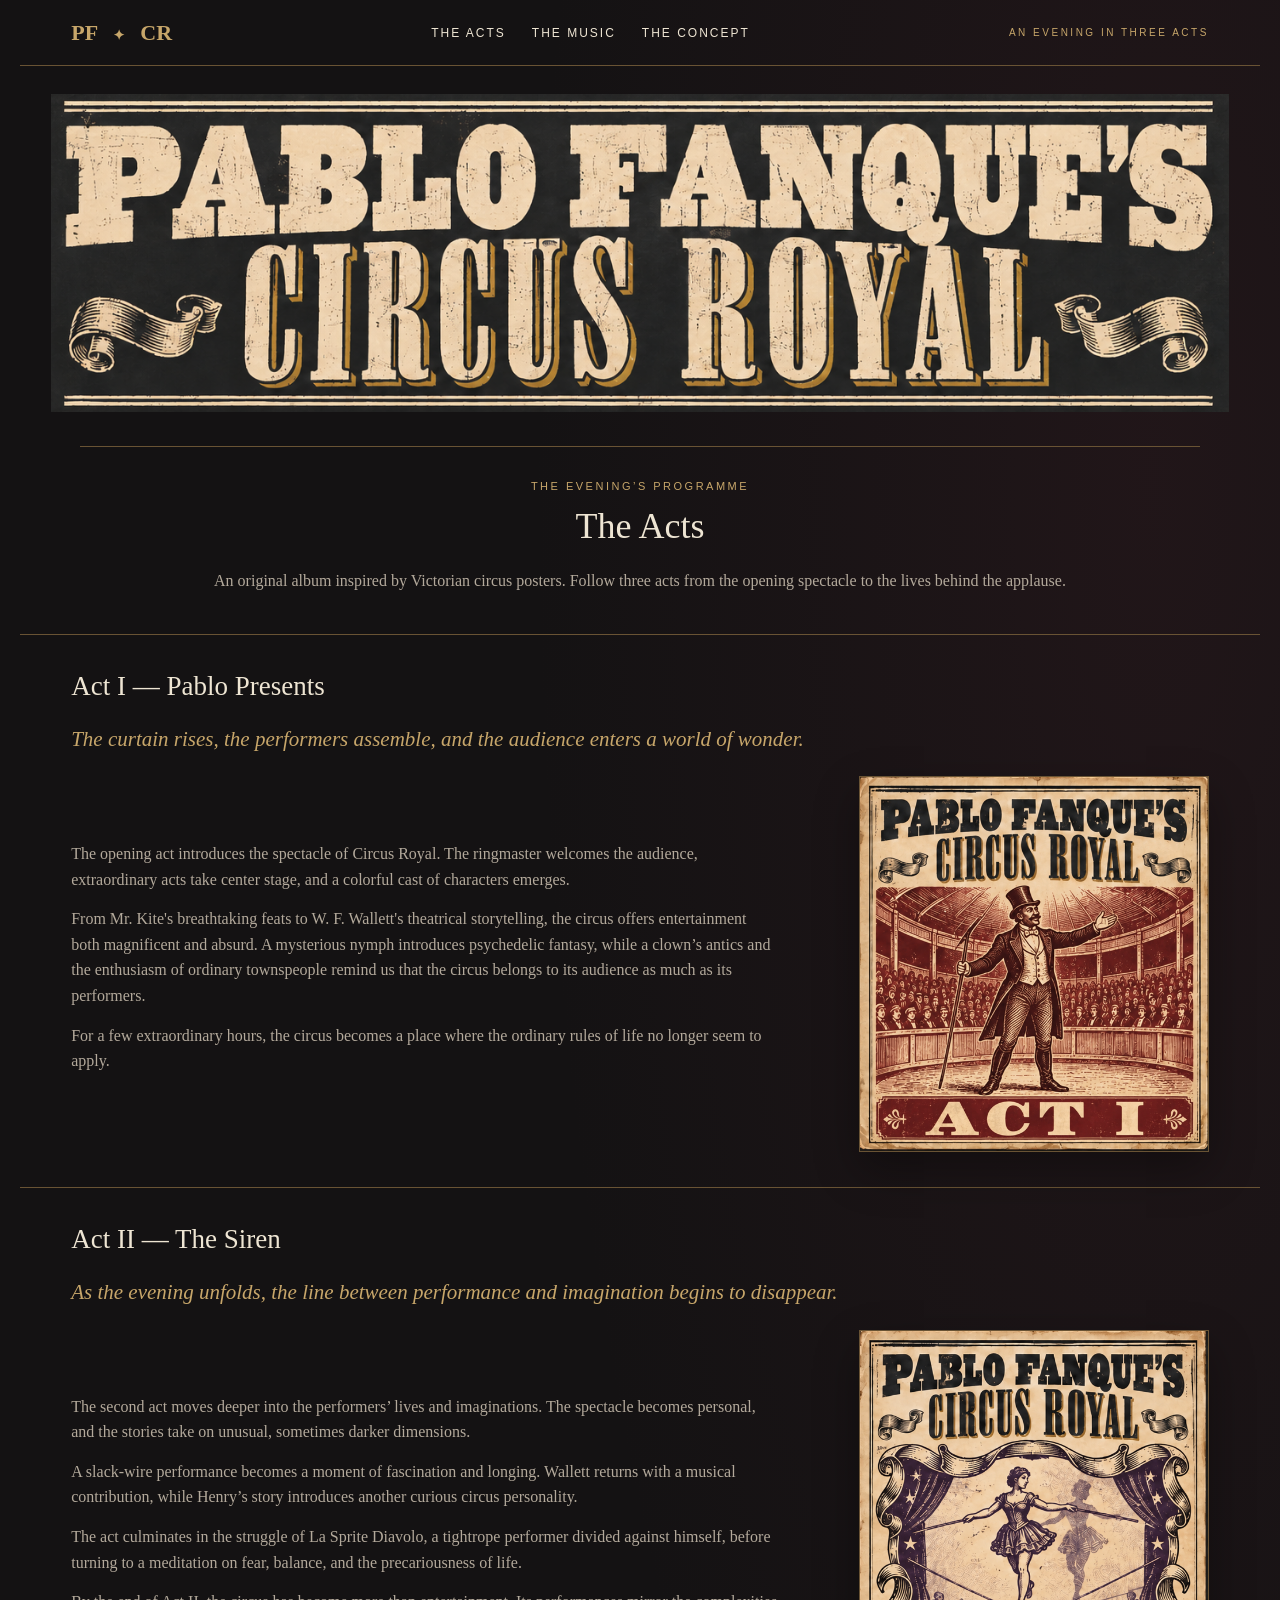
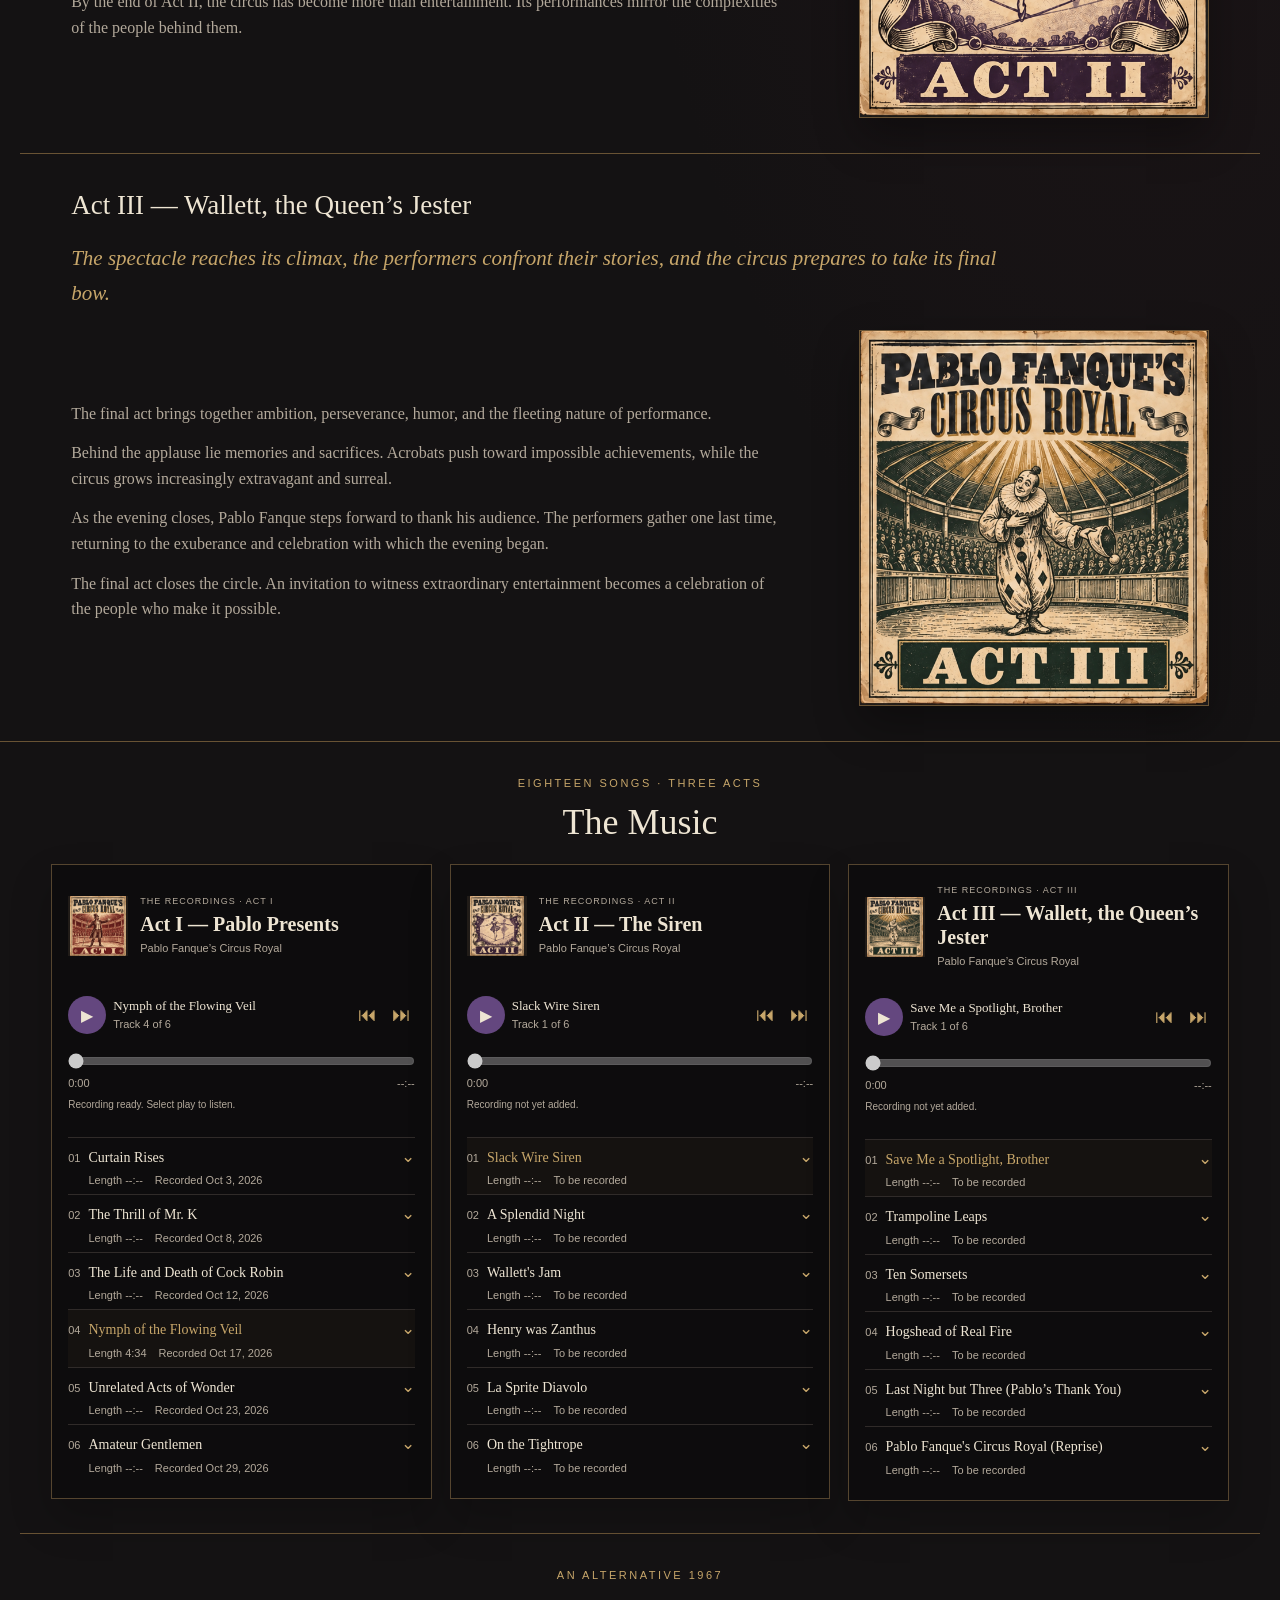
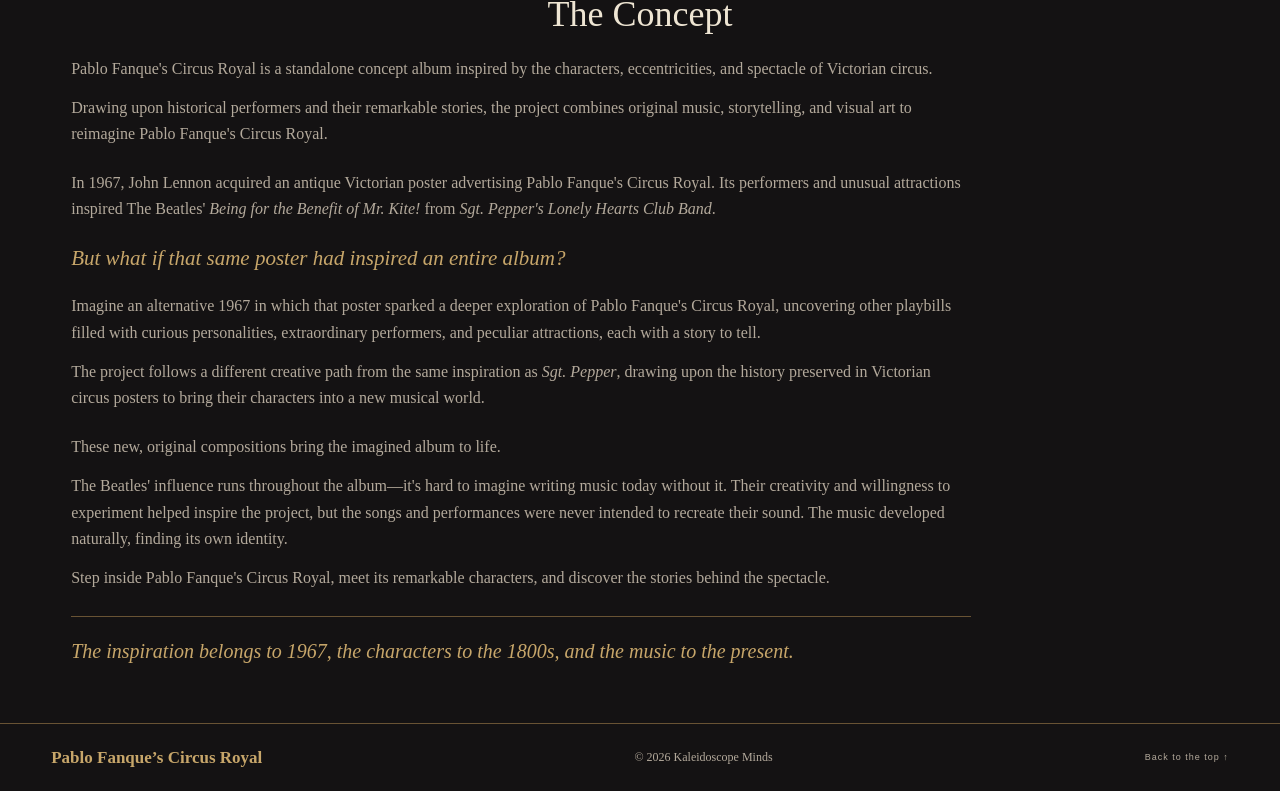
<file: index.html>
<!doctype html><html lang="en"><head><meta charset="utf-8"><meta name="viewport" content="width=device-width,initial-scale=1"><meta name="theme-color" content="#141213"><meta name="description" content="An extraordinary evening in three acts. Enter the world of Pablo Fanque's Circus Royal."><title>Pablo Fanque’s Circus Royal — An Evening in Three Acts</title><link rel="stylesheet" href="style.css?v=player-type-26"></head><body><a class="skip" href="#acts">Skip to The Acts</a><header><a class="wordmark" href="#">PF <span>✦</span> CR</a><nav aria-label="Main navigation"><a href="#acts">The Acts</a><a href="#music">The Music</a><a href="#concept">The Concept</a></nav><span class="edition">AN EVENING IN THREE ACTS</span></header><main><section class="hero brand-banner" aria-label="Pablo Fanque’s Circus Royal"><h1><img class="banner-logo" src="assets/banner-logo.png" width="1384" height="374" alt="Pablo Fanque’s Circus Royal"></h1></section><section class="introduction" id="acts"><p class="eyebrow">The evening’s programme</p><h2>The Acts</h2><p>An original album inspired by Victorian circus posters. Follow three acts from the opening spectacle to the lives behind the applause.</p></section><div id="act-stories"></div><section class="music-section" id="music" aria-labelledby="music-title"><p class="eyebrow">Eighteen songs · Three acts</p><h2 id="music-title">The Music</h2><div class="music-grid" id="music-players"></div></section><section class="concept-section" id="concept" aria-labelledby="concept-title"><p class="eyebrow">An alternative 1967</p><h2 id="concept-title">The Concept</h2><div class="concept-copy"><section aria-label="About the album"><p>Pablo Fanque's Circus Royal is a standalone concept album inspired by the characters, eccentricities, and spectacle of Victorian circus.</p><p>Drawing upon historical performers and their remarkable stories, the project combines original music, storytelling, and visual art to reimagine Pablo Fanque's Circus Royal.</p></section><section><p>In 1967, John Lennon acquired an antique Victorian poster advertising Pablo Fanque's Circus Royal. Its performers and unusual attractions inspired The Beatles' <em>Being for the Benefit of Mr. Kite!</em> from <em>Sgt. Pepper's Lonely Hearts Club Band</em>.</p><p class="concept-question">But what if that same poster had inspired an entire album?</p><p>Imagine an alternative 1967 in which that poster sparked a deeper exploration of Pablo Fanque's Circus Royal, uncovering other playbills filled with curious personalities, extraordinary performers, and peculiar attractions, each with a story to tell.</p><p>The project follows a different creative path from the same inspiration as <em>Sgt. Pepper</em>, drawing upon the history preserved in Victorian circus posters to bring their characters into a new musical world.</p></section><section><p>These new, original compositions bring the imagined album to life.</p><p>The Beatles' influence runs throughout the album—it's hard to imagine writing music today without it. Their creativity and willingness to experiment helped inspire the project, but the songs and performances were never intended to recreate their sound. The music developed naturally, finding its own identity.</p><p>Step inside Pablo Fanque's Circus Royal, meet its remarkable characters, and discover the stories behind the spectacle.</p></section><p class="concept-closing">The inspiration belongs to 1967, the characters to the 1800s, and the music to the present.</p></div></section></main><footer><a class="wordmark" href="#">Pablo Fanque’s Circus Royal</a><span class="copyright">© 2026 Kaleidoscope Minds</span><a href="#">Back to the top ↑</a></footer><script src="album.js?v=large-acts-25"></script><script src="player.js?v=large-acts-25"></script></body></html>
</file>
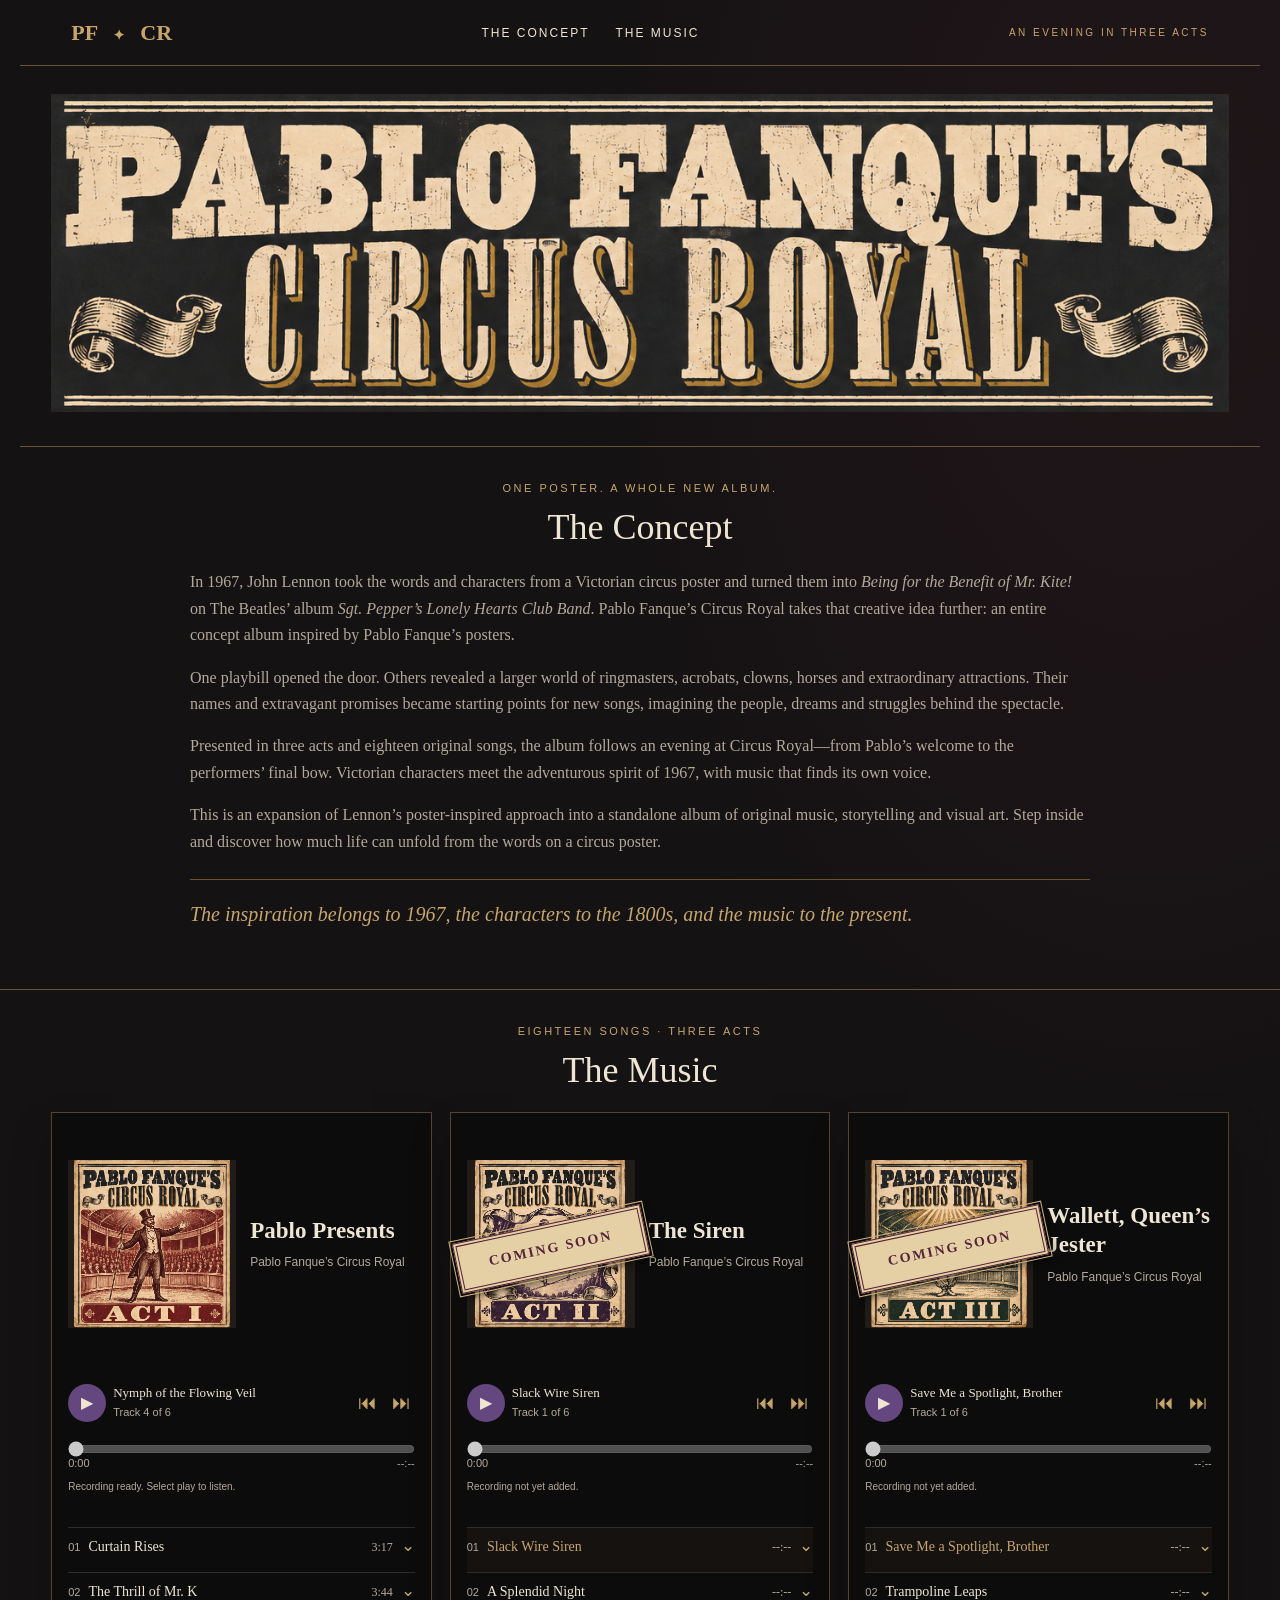
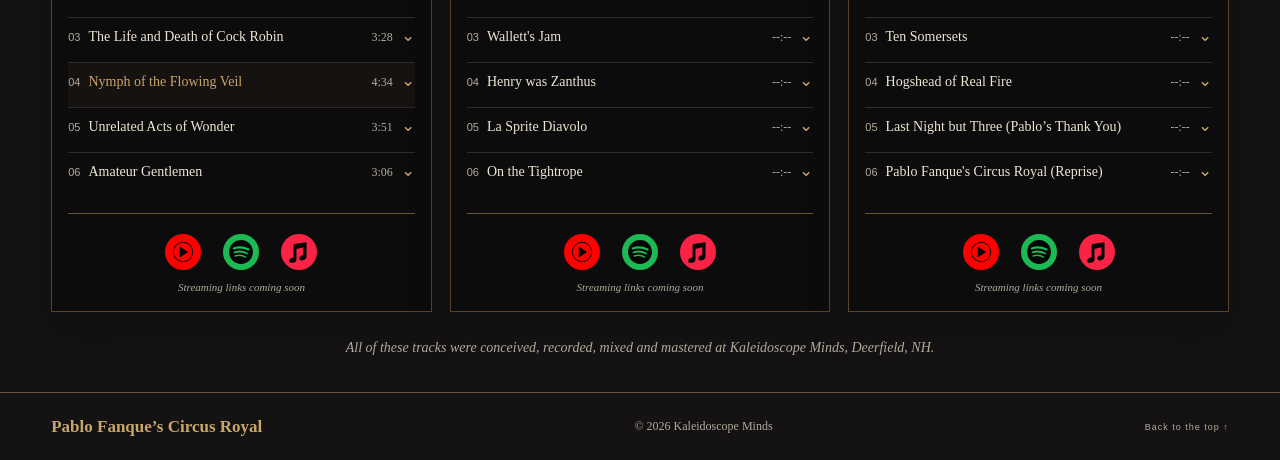
<file: version-2/index.html>
<!doctype html><html lang="en"><head><meta charset="utf-8"><meta name="viewport" content="width=device-width,initial-scale=1"><meta name="theme-color" content="#141213"><meta name="description" content="An extraordinary evening in three acts. Enter the world of Pablo Fanque's Circus Royal."><title>Pablo Fanque’s Circus Royal — Version 2</title><link rel="stylesheet" href="style.css?v=v2-inline-times-14"></head><body><a class="skip" href="#concept">Skip to The Concept</a><header><a class="wordmark" href="#">PF <span>✦</span> CR</a><nav aria-label="Main navigation"><a href="#concept">The Concept</a><a href="#music">The Music</a></nav><span class="edition">AN EVENING IN THREE ACTS</span></header><main><section class="hero brand-banner" aria-label="Pablo Fanque’s Circus Royal"><h1><img class="banner-logo" src="assets/banner-logo.png" width="1384" height="374" alt="Pablo Fanque’s Circus Royal"></h1></section><section class="concept-section" id="concept" aria-labelledby="concept-title"><p class="eyebrow">One poster. A whole new album.</p><h2 id="concept-title">The Concept</h2><div class="concept-copy"><p>In 1967, John Lennon took the words and characters from a Victorian circus poster and turned them into <em>Being for the Benefit of Mr. Kite!</em> on The Beatles’ album <em>Sgt. Pepper’s Lonely Hearts Club Band</em>. Pablo Fanque’s Circus Royal takes that creative idea further: an entire concept album inspired by Pablo Fanque’s posters.</p><p>One playbill opened the door. Others revealed a larger world of ringmasters, acrobats, clowns, horses and extraordinary attractions. Their names and extravagant promises became starting points for new songs, imagining the people, dreams and struggles behind the spectacle.</p><p>Presented in three acts and eighteen original songs, the album follows an evening at Circus Royal—from Pablo’s welcome to the performers’ final bow. Victorian characters meet the adventurous spirit of 1967, with music that finds its own voice.</p><p>This is an expansion of Lennon’s poster-inspired approach into a standalone album of original music, storytelling and visual art. Step inside and discover how much life can unfold from the words on a circus poster.</p><p class="concept-closing">The inspiration belongs to 1967, the characters to the 1800s, and the music to the present.</p></div></section><section class="music-section" id="music" aria-labelledby="music-title"><p class="eyebrow">Eighteen songs · Three acts</p><h2 id="music-title">The Music</h2><div class="music-grid" id="music-players"></div><p class="studio-credit">All of these tracks were conceived, recorded, mixed and mastered at Kaleidoscope Minds, Deerfield, NH.</p></section></main><footer><a class="wordmark" href="#">Pablo Fanque’s Circus Royal</a><span class="copyright">© 2026 Kaleidoscope Minds</span><a href="#">Back to the top ↑</a></footer><script src="album.js?v=v2-compact-tracks-12"></script><script src="player.js?v=v2-inline-times-14"></script></body></html>
</file>
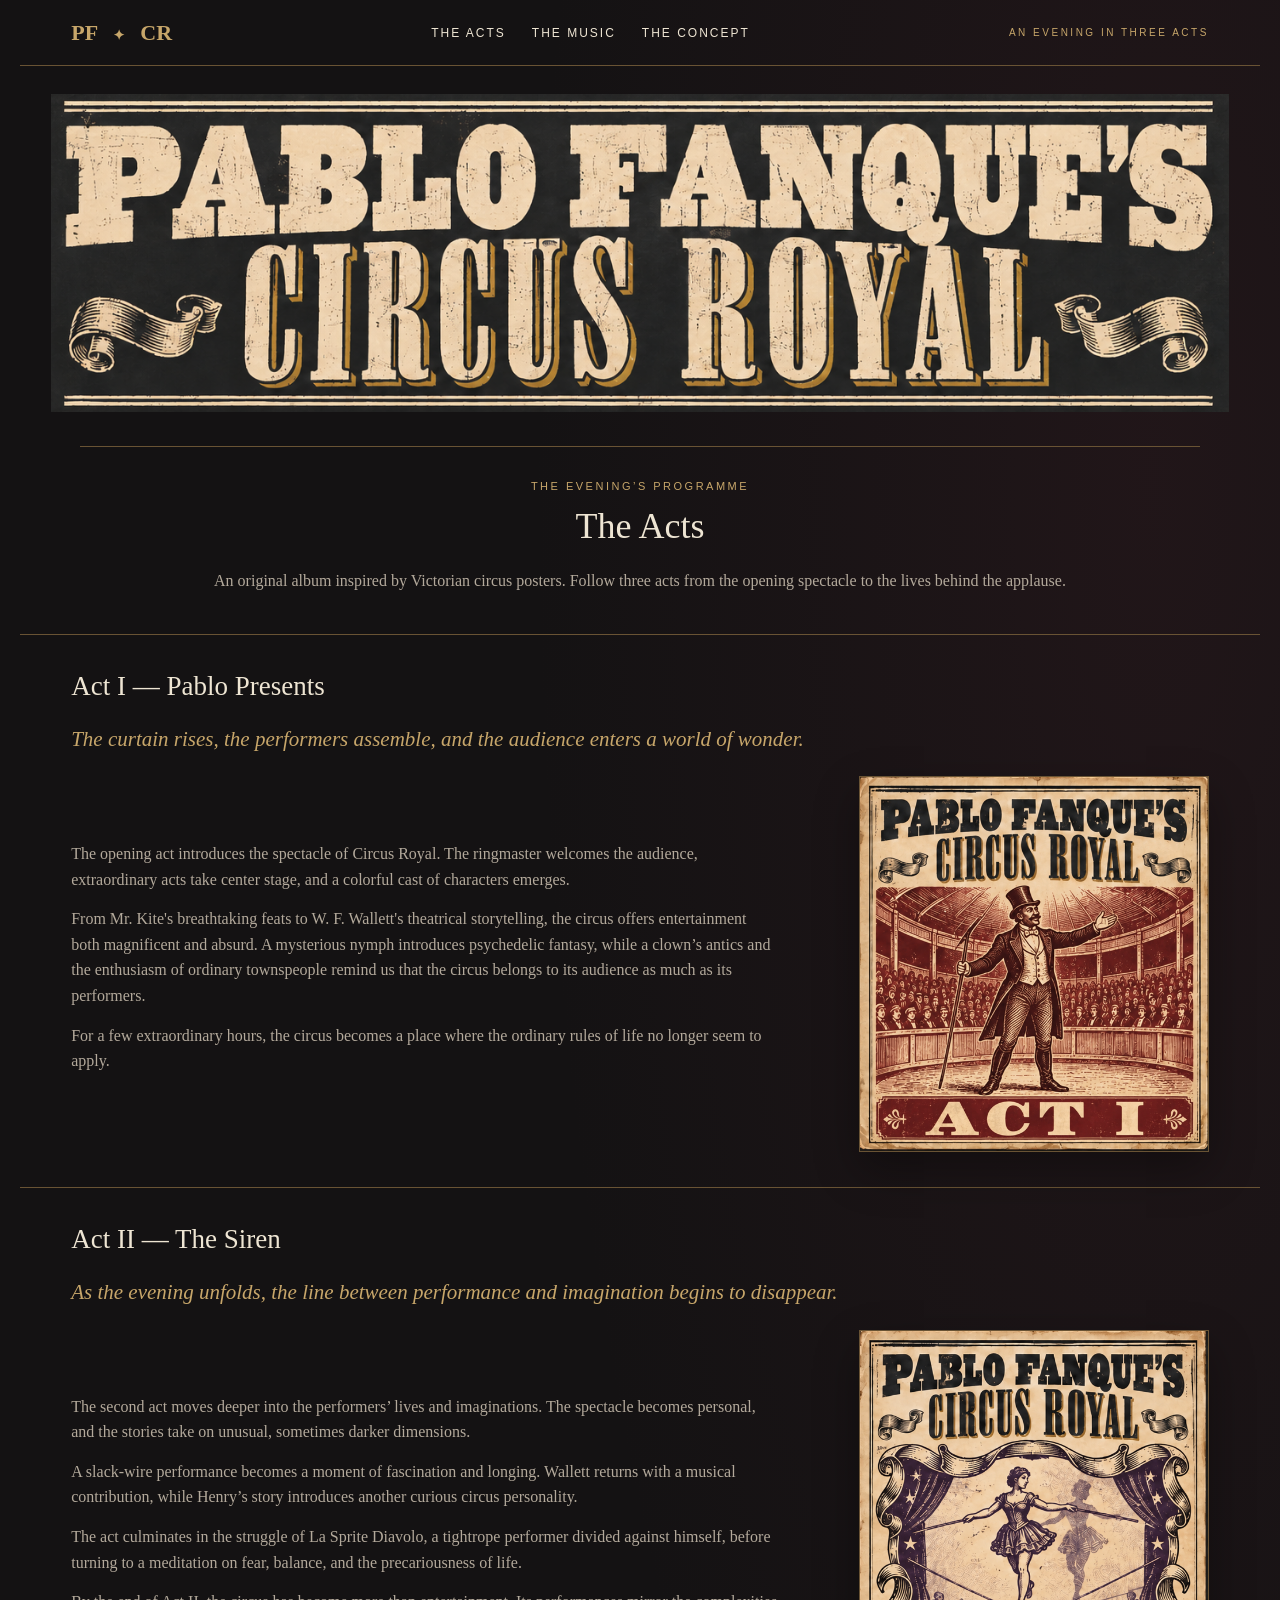
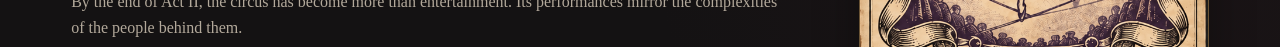
<file: backstory.html>
<!doctype html><html lang="en"><head><meta charset="utf-8"><meta name="viewport" content="width=device-width,initial-scale=1"><meta http-equiv="refresh" content="0;url=index.html#concept"><link rel="canonical" href="https://billclarkgit.github.io/pablofanquecircusroyal/#concept"><title>The Concept — Pablo Fanque’s Circus Royal</title></head><body><p>The Concept is now part of the main page. <a href="index.html#concept">Read The Concept</a>.</p></body></html>
</file>
<file: style.css>
:root{--ink:#141213;--gold:#c7a66a;--ivory:#eee5d3;--muted:#b3a99b;--line:#695334;--purple:#64477f}*{box-sizing:border-box}html{scroll-behavior:smooth;scroll-padding-top:25px}body{margin:0;background:var(--ink);color:var(--ivory);font:16px/1.75 Georgia,'Times New Roman',serif;background-image:radial-gradient(ellipse at 90% 12%,#54253033,transparent 38%)}a{color:inherit;text-decoration:none}a:hover{color:var(--gold)}button,input{font:inherit}button,a,input{touch-action:manipulation}button:focus-visible,a:focus-visible,input:focus-visible,summary:focus-visible{outline:2px solid var(--gold);outline-offset:5px}.skip{position:absolute;top:-100px}.skip:focus{top:0;background:#000;padding:10px;z-index:4}header{max-width:1440px;margin:auto;padding:26px 5%;display:flex;align-items:center;justify-content:space-between;border-bottom:1px solid var(--line)}.wordmark{font-size:22px;color:var(--gold);font-weight:bold}.wordmark span{font-size:14px;padding:0 10px}nav{display:flex;gap:36px;font:12px Arial,sans-serif;text-transform:uppercase;letter-spacing:2px}.edition,.eyebrow,.small,figcaption{font:10px/1.8 Arial,sans-serif;letter-spacing:2.5px;color:var(--gold)}.hero{max-width:1440px;margin:auto;min-height:690px;padding:75px 5% 65px;display:grid;grid-template-columns:1.2fr 1fr;align-items:center;gap:50px}.hero-copy{text-align:center}.eyebrow{text-transform:uppercase;font-size:11px}.flourish{color:var(--gold);margin:22px 0;font-size:17px}h1{font-size:clamp(50px,6.7vw,100px);line-height:1.02;font-weight:normal;text-transform:uppercase;letter-spacing:-3px;color:var(--gold);margin:28px 0}h1 span{display:block;font-size:.49em;letter-spacing:1px;line-height:1.5;color:var(--ivory)}.hero-sub{font-size:19px;font-style:italic;color:var(--muted)}.ticket{display:inline-flex;gap:40px;margin:20px 0 22px;padding:13px 27px;border:1px solid var(--gold);background:#612936;font:11px/2 Arial,sans-serif;letter-spacing:2px;text-transform:uppercase}.hero-art{margin:0;transform:rotate(2deg)}.hero-art img{display:block;width:100%;box-shadow:0 20px 70px #0007}.hero-art figcaption{text-align:center;margin-top:18px;font-size:9px}.introduction{max-width:1000px;margin:auto;padding:70px 5%;text-align:center;border-top:1px solid var(--line)}h2{font-size:clamp(32px,4vw,50px);line-height:1.2;font-weight:normal;margin:18px 0 30px}.introduction>p:not(.eyebrow){max-width:760px;margin:18px auto;color:var(--muted)}.act-nav{display:grid;grid-template-columns:repeat(3,1fr);margin-top:45px;border-block:1px solid var(--line)}.act-nav a{padding:20px 8px;font-size:15px}.act-nav span{display:block;color:var(--gold);font-size:27px}.act{max-width:1240px;margin:auto;padding:85px 5%;border-top:1px solid var(--line)}.act-heading{display:flex;align-items:center;gap:30px}.roman{font-size:75px;line-height:1;color:var(--gold);opacity:.7;min-width:95px}.act-heading h2{margin:5px 0 10px}.lead{color:var(--muted);font-style:italic;font-size:19px;max-width:760px}.act-layout{display:grid;grid-template-columns:.85fr 1.3fr;gap:55px;margin-top:35px}.narrative{color:var(--muted)}.narrative p{margin:0 0 22px}.player{background:#0d0c0d;padding:25px;border:1px solid #55452f;align-self:start;box-shadow:0 20px 40px #0003}.album-info{display:flex;align-items:center;gap:22px;margin-bottom:27px}.album-info img{width:120px;height:120px}.album-info h3{font-size:23px;line-height:1.2;margin:7px 0}.album-info p{font:12px/1.7 Arial,sans-serif;color:var(--muted);margin:5px 0}.controls{display:flex;gap:13px;align-items:center}.play{border:0;border-radius:50%;width:49px;height:49px;background:var(--purple);color:var(--ivory);font:19px Arial;cursor:pointer;flex-shrink:0}.now{flex:1;font-size:15px;line-height:1.4}.now small{display:block;color:var(--muted);font:11px/1.7 Arial,sans-serif}.prev,.next{background:none;border:0;color:var(--gold);font-size:23px;cursor:pointer;padding:5px}.seek{width:100%;accent-color:var(--gold);height:18px;margin:17px 0 0}.time{display:flex;justify-content:space-between;font:11px Arial,sans-serif;color:var(--muted)}.status{font:11px/1.6 Arial,sans-serif;color:var(--muted);min-height:18px;margin:12px 0}.tracks{list-style:none;margin:0;padding:0}.tracks li{border-top:1px solid #302b29}.track-line{display:flex;align-items:center;gap:8px;min-height:52px}.select-track{display:flex;gap:13px;align-items:baseline;text-align:left;color:var(--ivory);background:none;border:0;padding:12px 0;cursor:pointer;flex:1;line-height:1.4;font-size:14px}.select-track span{font:11px Arial;color:var(--muted)}.tracks li.active .select-track{color:var(--gold)}.download{font:10px Arial,sans-serif;color:var(--gold);border:1px solid var(--line);padding:5px}.track-story{margin:0 0 15px 28px;font-size:12px;line-height:1.6;color:var(--muted)}details{border-top:1px solid var(--line);padding-top:15px}summary{cursor:pointer;color:var(--gold);font-size:14px}.story{max-width:800px;margin:auto;padding:80px 5% 110px;text-align:center}.story>p{color:var(--muted)}.story .closing{font-size:24px;font-style:italic;color:var(--ivory)}footer{border-top:1px solid var(--line);padding:35px 5%;display:flex;align-items:center;justify-content:space-between;gap:25px}footer .wordmark{font-size:17px}footer span,footer>a:last-child{font:9px/1.8 Arial;letter-spacing:1px;color:var(--muted)}@media(max-width:900px){.edition{display:none}.hero{gap:25px;padding-top:45px;min-height:560px}.act-layout{grid-template-columns:1fr;gap:25px}.narrative{max-width:760px}.hero h1{font-size:60px}.small{font-size:8px}footer span{display:none}}@media(max-width:600px){header{padding:20px 6%}nav{gap:17px;font-size:9px;letter-spacing:1px}.wordmark{font-size:17px}.hero{grid-template-columns:1fr;padding:45px 6%}.hero-art{max-width:320px;margin:5px auto 20px}.hero h1{font-size:58px}.hero-sub{font-size:17px}.act-nav{grid-template-columns:1fr}.act-nav a{padding:10px;display:flex;align-items:center;gap:20px;text-align:left}.act-nav span{min-width:35px;font-size:21px}.introduction{padding:45px 6%}.act{padding:50px 6%}.roman{font-size:52px;min-width:55px}.act-heading{gap:15px}.act-heading h2{font-size:31px}.player{padding:18px}.album-info{gap:15px}.album-info img{width:90px;height:90px}.album-info h3{font-size:21px}.now{font-size:13px}.prev,.next{font-size:20px}.controls{gap:8px}footer{align-items:start}.story{padding:60px 6%}}@media(prefers-reduced-motion:reduce){html{scroll-behavior:auto}}

/* Compact listening panels; complete song notes remain expandable. */
.player{padding:18px}
.album-info{gap:15px;margin-bottom:16px}
.album-info img{width:76px;height:76px}
.album-info h3{font-size:21px;margin:3px 0}
.album-info p{font-size:11px;margin:2px 0}
.album-info .eyebrow{font-size:9px;letter-spacing:1.5px}
.play{width:42px;height:42px;font-size:17px}
.controls{gap:10px}
.now{font-size:14px}
.seek{margin:8px 0 0;height:16px}
.status{margin:8px 0;font-size:10px;min-height:16px}
.track-line{min-height:40px}
.select-track{padding:10px 0;font-size:13px;gap:11px;line-height:1.4}
.select-track strong{font-weight:normal}
.song-notes{padding-top:10px;margin-top:0}
.song-notes summary{font-size:12px}
.song-note h4{font-size:13px;font-weight:normal;color:var(--gold);margin:14px 0 4px}
.song-note .track-story{margin:0 0 12px;font-size:12px}
@media(max-width:600px){.player{padding:15px}.album-info img{width:64px;height:64px}.album-info h3{font-size:19px}.select-track{min-height:44px}.track-line{min-height:44px}.now{font-size:13px}.controls{gap:8px}}

/* Compact page rhythm, with readable narrative text and full content. */
body{line-height:1.6}
header{max-width:1240px;padding:15px 4%}
nav{gap:26px}
.hero{max-width:1240px;min-height:0;padding:32px 4%;gap:30px;grid-template-columns:1.35fr .8fr}
.hero h1{font-size:clamp(48px,5.8vw,76px);margin:14px 0;letter-spacing:-2px}
.hero .eyebrow{margin:0 0 8px}
.flourish{margin:12px 0}
.hero-sub{font-size:18px;line-height:1.5;margin:12px 0}
.ticket{margin:10px 0 12px;padding:9px 22px;gap:28px}
.hero .small{margin:4px 0;letter-spacing:1.6px}
.hero-art{width:100%;max-width:330px;justify-self:center}
.hero-art figcaption{margin-top:9px;letter-spacing:1.6px}
h2{font-size:clamp(29px,3vw,40px);margin:10px 0 16px}
.introduction{max-width:1120px;padding:30px 4%}
.introduction>p:not(.eyebrow){max-width:890px;margin:10px auto}
.introduction .eyebrow{margin:0 0 8px}
.act-nav{margin-top:22px}
.act-nav a{padding:10px 8px;display:flex;align-items:center;justify-content:center;gap:12px;font-size:14px}
.act-nav span{font-size:23px}
.act{max-width:1240px;padding:35px 4%}
.act-heading{gap:20px}
.roman{font-size:54px;min-width:67px}
.act-heading .eyebrow{margin:0}
.act-heading h2{margin:3px 0 6px}
.lead{font-size:17px;line-height:1.5;margin:10px 0 0;max-width:940px}
.act-layout{grid-template-columns:1fr 1.2fr;gap:30px;margin-top:20px}
.narrative p{margin:0 0 14px}
.story{max-width:900px;padding:35px 4% 42px}
.story .eyebrow{margin:0}
.story>p{margin:12px 0}
.story .closing{font-size:21px}
footer{padding:20px 4%;gap:18px}
@media(min-width:761px) and (max-width:900px){.act-layout{grid-template-columns:1fr 1.15fr;gap:22px}.narrative{font-size:15px}}
@media(max-width:760px){.act-layout{grid-template-columns:1fr;gap:16px}.hero{gap:20px}.hero h1{font-size:52px}.hero-art{max-width:240px}.act{padding:28px 5%}}
@media(max-width:600px){header{padding:14px 5%}nav{gap:14px}.hero{padding:25px 5%;grid-template-columns:1fr;gap:16px}.hero h1{font-size:49px;margin:10px 0}.hero-sub{font-size:16px;margin:8px 0}.hero-art{max-width:175px;margin:0 auto}.hero-art figcaption{font-size:7px;margin-top:5px}.hero .flourish{margin:8px 0}.hero .eyebrow{font-size:9px;letter-spacing:1.8px}.hero .small{font-size:8px;letter-spacing:1px}.ticket{padding:8px 19px;margin:8px 0}.introduction{padding:25px 5%}.act-nav{margin-top:16px}.act-nav a{justify-content:flex-start;padding:7px 10px;gap:12px}.act-nav span{min-width:30px;font-size:20px}.act-heading{gap:14px}.roman{font-size:43px;min-width:48px}.act-heading h2{font-size:28px}.lead{font-size:16px}.story{padding:28px 5% 32px}.story .closing{font-size:19px}footer{padding:18px 5%}}

/* Track names expand their descriptions within the player. */
.inline-track-story{margin:0 0 14px 25px;color:var(--muted);font-size:13px;line-height:1.6;padding-right:12px}
.inline-track-story[hidden]{display:none}
.select-track .track-chevron{margin-left:auto;color:var(--gold);font-size:17px;line-height:1;flex-shrink:0;transition:transform .15s}
.select-track[aria-expanded="true"] .track-chevron{transform:rotate(180deg)}
.select-track strong{flex:1}
@media(prefers-reduced-motion:reduce){.select-track .track-chevron{transition:none}}

/* Backstory shares the programme's compact Victorian typography. */
footer .copyright{display:inline;font:12px/1.6 Georgia,serif;letter-spacing:0;color:var(--muted)}
nav a[aria-current="page"]{color:var(--gold);text-decoration:underline;text-underline-offset:6px}
.story-link{padding-block:28px}.story-link h2{font-size:30px;margin-bottom:10px}.story-link .ticket{margin-bottom:0}
.backstory{max-width:1120px;margin:auto;padding:34px 4% 42px}
.backstory-opening{display:grid;grid-template-columns:1fr 190px;align-items:center;gap:30px;padding-bottom:28px;border-bottom:1px solid var(--line)}
.backstory h1{font-size:clamp(40px,6vw,68px);letter-spacing:-1px;margin:12px 0;text-transform:none}
.backstory-opening img{width:100%;transform:rotate(2deg)}
.backstory-prose{max-width:790px;margin:0 auto}.backstory-prose section{padding:28px 0 6px}.backstory-prose .eyebrow{margin:0}.backstory-prose h2{font-size:29px;margin:8px 0 16px}.backstory-prose p{color:var(--muted);margin:12px 0}.source-link{color:var(--gold)}
.backstory-acts{margin:0}.backstory-acts>div{border-top:1px solid var(--line);padding:14px 0}.backstory-acts dt{color:var(--gold);font-size:18px}.backstory-acts dd{margin:5px 0 0;color:var(--muted)}
.backstory-sources{margin-top:28px;padding-top:16px;border-top:1px solid var(--line)}.backstory-sources h2{font-size:20px}.backstory-sources ol{padding-left:22px;font-size:13px;color:var(--muted)}.backstory-sources a{text-decoration:underline;text-underline-offset:3px}
@media(max-width:600px){.backstory{padding:26px 5%}.backstory-opening{grid-template-columns:1fr;gap:18px}.backstory-opening img{width:130px;justify-self:center}.backstory-prose h2{font-size:25px}.backstory-prose section{padding-top:22px}footer{flex-wrap:wrap}footer .copyright{display:inline;order:3;flex-basis:100%;font-size:12px}.story-link h2{font-size:25px}}

.backstory-prose .concept-question{color:var(--gold);font-size:23px;font-style:italic;margin:20px 0}.backstory-prose .concept-closing{border-top:1px solid var(--line);padding-top:22px;margin-top:26px;color:var(--gold);font-size:20px;font-style:italic}

/* The Acts tells the stories; The Music presents all eighteen tracks. */
.act-story-layout{display:grid;grid-template-columns:.9fr 1.2fr;gap:32px;margin-top:20px}
.act-song-stories{list-style:none;padding:0;margin:0;display:grid;grid-template-columns:1fr 1fr;gap:15px 22px;align-content:start}
.act-song-stories li{border-top:1px solid var(--line);padding-top:10px}
.act-song-stories h3{font-size:15px;line-height:1.4;font-weight:normal;color:var(--gold);margin:0 0 5px}
.act-song-stories p{font-size:13px;line-height:1.6;color:var(--muted);margin:0}
.music-section{max-width:1440px;margin:auto;padding:32px 4%;border-top:1px solid var(--line)}
.music-section>.eyebrow{margin:0}.music-section>h2{margin:7px 0 20px}
.music-grid{display:grid;grid-template-columns:repeat(3,minmax(0,1fr));gap:18px;align-items:start}
.music-grid .player{min-width:0;padding:16px}
.music-grid .album-info{gap:12px;margin-bottom:14px;min-height:72px}
.music-grid .album-info img{width:60px;height:60px;flex-shrink:0}
.music-grid .album-info h3{font-size:20px}
.music-grid .album-info>div{min-width:0}
.music-grid .album-info .eyebrow{letter-spacing:1px;font-size:9px}
.music-grid .controls{gap:7px;min-height:60px}
.music-grid .now{min-width:0;font-size:13px}
.music-grid .play{width:38px;height:38px;font-size:16px}
.music-grid .prev,.music-grid .next{font-size:19px;padding:4px}
.music-grid .select-track{min-height:55px;padding:8px 0;font-size:13px;gap:8px}
.music-grid .track-line{min-height:55px}
.music-grid .status{min-height:32px}
.music-grid .tracks li.active{background:#c7a66a0b}
@media(min-width:901px){.music-grid .album-info{min-height:90px}}
@media(max-width:900px){.act-story-layout{grid-template-columns:1fr;gap:18px}.music-grid{grid-template-columns:1fr;max-width:650px;margin:auto}.music-grid .select-track,.music-grid .track-line{min-height:44px}.music-grid .album-info,.music-grid .controls{min-height:0}.music-grid .status{min-height:16px}}
@media(max-width:600px){.act-song-stories{grid-template-columns:1fr;gap:12px}.music-section{padding:28px 5%}.act-song-stories p{font-size:14px}}

/* Keep the three music columns; descriptions expand only when requested. */
.act-story-layout{display:block}.act-story-layout .narrative{max-width:900px}
.music-grid .inline-track-story{font-size:13px;line-height:1.6;margin:0 0 14px 22px;padding-right:6px}
.music-grid .inline-track-story[hidden]{display:none}

/* Each act uses the same cover artwork as its music player. */
.act-heading-art{width:112px;height:112px;object-fit:contain;flex-shrink:0;border:1px solid var(--line)}
.act-heading{gap:22px;margin-bottom:16px}.act-heading h2{margin:0}
@media(max-width:600px){.act-heading-art{width:78px;height:78px}.act-heading{gap:16px}.act-heading h2{font-size:26px}}

/* Large act covers accompany the narrative on the right. */
.act-story-layout{display:grid;grid-template-columns:minmax(0,1.45fr) minmax(240px,.8fr);gap:42px;align-items:center}
.act-story-layout .narrative{max-width:none}
.act-heading-art{width:100%;height:auto;max-width:350px;justify-self:end;border:1px solid var(--line);box-shadow:0 18px 42px #0005}
@media(max-width:760px){.act-story-layout{grid-template-columns:1fr;gap:22px}.act-heading-art{width:min(100%,300px);height:auto;justify-self:center}}

/* Three consistent section headings, with smaller act titles. */
#acts>h2,#music>h2,#concept>h2{font-size:36px;line-height:1.2;font-weight:normal;margin:7px 0 20px}
.act-heading h2{font-size:27px;line-height:1.25;margin:0}
.concept-section{max-width:1240px;margin:auto;padding:32px 4% 42px;border-top:1px solid var(--line)}
.concept-section>.eyebrow{margin:0}
.concept-copy{max-width:900px}
.concept-copy section{margin:0 0 22px}
.concept-copy h3{font-size:22px;font-weight:normal;color:var(--gold);line-height:1.3;margin:20px 0 12px}
.concept-copy p{color:var(--muted);margin:0 0 13px;line-height:1.65}
.concept-copy .concept-question{font-size:21px;color:var(--gold);font-style:italic;margin:18px 0}
.concept-copy .concept-closing{font-size:20px;color:var(--gold);font-style:italic;border-top:1px solid var(--line);padding-top:18px;margin-top:24px}
@media(max-width:600px){#acts>h2,#music>h2,#concept>h2{font-size:30px}.act-heading h2{font-size:23px}.concept-section{padding:28px 5% 34px}.concept-copy h3{font-size:21px}}

/* Match the centered section titles used by The Acts. */
#music>.eyebrow,#music>h2,#concept>.eyebrow,#concept>h2{text-align:center}

/* Act opening lines match the highlighted question in The Concept. */
.act>.lead{font-size:21px;color:var(--gold);font-style:italic;line-height:1.65;margin:18px 0}

/* Approved playbill wordmark and character covers. */
.hero.brand-banner{display:block;max-width:1360px;min-height:0;padding:28px 4% 34px}
.hero.brand-banner h1{margin:0;font-size:inherit;line-height:0}
.banner-logo{display:block;width:100%;height:auto;margin:auto}
.music-grid .album-info img{object-fit:contain;background:#211c18}
.act-heading-art{object-fit:contain}
@media(max-width:600px){.hero.brand-banner{padding:20px 5% 24px}.hero.brand-banner h1{margin:0}}

/* A song's story and lyric sheet unfold together inside its player. */
.music-grid .song-notes{margin:0 0 12px;padding:0 12px 16px 22px;max-height:520px;overflow-y:auto;overscroll-behavior:contain;scrollbar-width:thin;scrollbar-color:var(--gold) transparent}
.song-description{padding:12px 0 15px;border-top:1px solid var(--line)}
.song-notes h4{font:11px/1.4 Georgia,serif;text-transform:uppercase;letter-spacing:1.5px;color:var(--gold);margin:0 0 9px}
.song-notes .song-description p{margin:0;font-size:13px;line-height:1.65;color:var(--muted)}
.song-lyrics{border-top:1px solid var(--line);padding-top:15px}
.lyric-stanza{margin:0 0 18px}
.lyric-stanza h5{font:italic 12px/1.5 Georgia,serif;color:var(--gold);margin:0 0 5px}
.lyric-stanza p{white-space:pre-line;font:14px/1.75 Georgia,serif;color:var(--ivory,#ece3d2);margin:0}
.instrumental-note{font-style:italic;margin:0}
@media(max-width:600px){.music-grid .song-notes{max-height:60vh;padding-right:10px}.lyric-stanza p{font-size:15px}}

/* Act artwork links directly to its matching player. */
.act-art-link{display:block;width:100%;max-width:350px;justify-self:end;line-height:0}
.act-art-link .act-heading-art{display:block}
.act-art-link:focus-visible{outline:2px solid var(--gold);outline-offset:6px}
.act-art-link:hover .act-heading-art{border-color:var(--gold)}
.player[id]{scroll-margin-top:24px}
@media(max-width:760px){.act-art-link{width:min(100%,300px);justify-self:center}}

/* Recording details stay compact beneath each track name. */
.track-copy{display:block;flex:1;min-width:0}
.track-copy strong{display:block}
.track-meta{display:flex;flex-wrap:wrap;gap:3px 12px;margin-top:4px;font:10px/1.5 Georgia,serif;color:var(--muted)}
.track-meta>span{white-space:nowrap}
.select-track>.track-copy{color:inherit}

/* One reading style for track titles, descriptions, and lyrics. */
.music-grid .track-copy strong,
.music-grid .song-description p,
.music-grid .lyric-stanza p{font-family:Georgia,serif;font-size:14px;font-weight:400;font-style:normal;line-height:1.75}
</file>
<file: version-2/style.css>
:root{--ink:#141213;--gold:#c7a66a;--ivory:#eee5d3;--muted:#b3a99b;--line:#695334;--purple:#64477f}*{box-sizing:border-box}html{scroll-behavior:smooth;scroll-padding-top:25px}body{margin:0;background:var(--ink);color:var(--ivory);font:16px/1.75 Georgia,'Times New Roman',serif;background-image:radial-gradient(ellipse at 90% 12%,#54253033,transparent 38%)}a{color:inherit;text-decoration:none}a:hover{color:var(--gold)}button,input{font:inherit}button,a,input{touch-action:manipulation}button:focus-visible,a:focus-visible,input:focus-visible,summary:focus-visible{outline:2px solid var(--gold);outline-offset:5px}.skip{position:absolute;top:-100px}.skip:focus{top:0;background:#000;padding:10px;z-index:4}header{max-width:1440px;margin:auto;padding:26px 5%;display:flex;align-items:center;justify-content:space-between;border-bottom:1px solid var(--line)}.wordmark{font-size:22px;color:var(--gold);font-weight:bold}.wordmark span{font-size:14px;padding:0 10px}nav{display:flex;gap:36px;font:12px Arial,sans-serif;text-transform:uppercase;letter-spacing:2px}.edition,.eyebrow,.small,figcaption{font:10px/1.8 Arial,sans-serif;letter-spacing:2.5px;color:var(--gold)}.hero{max-width:1440px;margin:auto;min-height:690px;padding:75px 5% 65px;display:grid;grid-template-columns:1.2fr 1fr;align-items:center;gap:50px}.hero-copy{text-align:center}.eyebrow{text-transform:uppercase;font-size:11px}.flourish{color:var(--gold);margin:22px 0;font-size:17px}h1{font-size:clamp(50px,6.7vw,100px);line-height:1.02;font-weight:normal;text-transform:uppercase;letter-spacing:-3px;color:var(--gold);margin:28px 0}h1 span{display:block;font-size:.49em;letter-spacing:1px;line-height:1.5;color:var(--ivory)}.hero-sub{font-size:19px;font-style:italic;color:var(--muted)}.ticket{display:inline-flex;gap:40px;margin:20px 0 22px;padding:13px 27px;border:1px solid var(--gold);background:#612936;font:11px/2 Arial,sans-serif;letter-spacing:2px;text-transform:uppercase}.hero-art{margin:0;transform:rotate(2deg)}.hero-art img{display:block;width:100%;box-shadow:0 20px 70px #0007}.hero-art figcaption{text-align:center;margin-top:18px;font-size:9px}.introduction{max-width:1000px;margin:auto;padding:70px 5%;text-align:center;border-top:1px solid var(--line)}h2{font-size:clamp(32px,4vw,50px);line-height:1.2;font-weight:normal;margin:18px 0 30px}.introduction>p:not(.eyebrow){max-width:760px;margin:18px auto;color:var(--muted)}.act-nav{display:grid;grid-template-columns:repeat(3,1fr);margin-top:45px;border-block:1px solid var(--line)}.act-nav a{padding:20px 8px;font-size:15px}.act-nav span{display:block;color:var(--gold);font-size:27px}.act{max-width:1240px;margin:auto;padding:85px 5%;border-top:1px solid var(--line)}.act-heading{display:flex;align-items:center;gap:30px}.roman{font-size:75px;line-height:1;color:var(--gold);opacity:.7;min-width:95px}.act-heading h2{margin:5px 0 10px}.lead{color:var(--muted);font-style:italic;font-size:19px;max-width:760px}.act-layout{display:grid;grid-template-columns:.85fr 1.3fr;gap:55px;margin-top:35px}.narrative{color:var(--muted)}.narrative p{margin:0 0 22px}.player{background:#0d0c0d;padding:25px;border:1px solid #55452f;align-self:start;box-shadow:0 20px 40px #0003}.album-info{display:flex;align-items:center;gap:22px;margin-bottom:27px}.album-info img{width:120px;height:120px}.album-info h3{font-size:23px;line-height:1.2;margin:7px 0}.album-info p{font:12px/1.7 Arial,sans-serif;color:var(--muted);margin:5px 0}.controls{display:flex;gap:13px;align-items:center}.play{border:0;border-radius:50%;width:49px;height:49px;background:var(--purple);color:var(--ivory);font:19px Arial;cursor:pointer;flex-shrink:0}.now{flex:1;font-size:15px;line-height:1.4}.now small{display:block;color:var(--muted);font:11px/1.7 Arial,sans-serif}.prev,.next{background:none;border:0;color:var(--gold);font-size:23px;cursor:pointer;padding:5px}.seek{width:100%;accent-color:var(--gold);height:18px;margin:17px 0 0}.time{display:flex;justify-content:space-between;font:11px Arial,sans-serif;color:var(--muted)}.status{font:11px/1.6 Arial,sans-serif;color:var(--muted);min-height:18px;margin:12px 0}.tracks{list-style:none;margin:0;padding:0}.tracks li{border-top:1px solid #302b29}.track-line{display:flex;align-items:center;gap:8px;min-height:52px}.select-track{display:flex;gap:13px;align-items:baseline;text-align:left;color:var(--ivory);background:none;border:0;padding:12px 0;cursor:pointer;flex:1;line-height:1.4;font-size:14px}.select-track span{font:11px Arial;color:var(--muted)}.tracks li.active .select-track{color:var(--gold)}.download{font:10px Arial,sans-serif;color:var(--gold);border:1px solid var(--line);padding:5px}.track-story{margin:0 0 15px 28px;font-size:12px;line-height:1.6;color:var(--muted)}details{border-top:1px solid var(--line);padding-top:15px}summary{cursor:pointer;color:var(--gold);font-size:14px}.story{max-width:800px;margin:auto;padding:80px 5% 110px;text-align:center}.story>p{color:var(--muted)}.story .closing{font-size:24px;font-style:italic;color:var(--ivory)}footer{border-top:1px solid var(--line);padding:35px 5%;display:flex;align-items:center;justify-content:space-between;gap:25px}footer .wordmark{font-size:17px}footer span,footer>a:last-child{font:9px/1.8 Arial;letter-spacing:1px;color:var(--muted)}@media(max-width:900px){.edition{display:none}.hero{gap:25px;padding-top:45px;min-height:560px}.act-layout{grid-template-columns:1fr;gap:25px}.narrative{max-width:760px}.hero h1{font-size:60px}.small{font-size:8px}footer span{display:none}}@media(max-width:600px){header{padding:20px 6%}nav{gap:17px;font-size:9px;letter-spacing:1px}.wordmark{font-size:17px}.hero{grid-template-columns:1fr;padding:45px 6%}.hero-art{max-width:320px;margin:5px auto 20px}.hero h1{font-size:58px}.hero-sub{font-size:17px}.act-nav{grid-template-columns:1fr}.act-nav a{padding:10px;display:flex;align-items:center;gap:20px;text-align:left}.act-nav span{min-width:35px;font-size:21px}.introduction{padding:45px 6%}.act{padding:50px 6%}.roman{font-size:52px;min-width:55px}.act-heading{gap:15px}.act-heading h2{font-size:31px}.player{padding:18px}.album-info{gap:15px}.album-info img{width:90px;height:90px}.album-info h3{font-size:21px}.now{font-size:13px}.prev,.next{font-size:20px}.controls{gap:8px}footer{align-items:start}.story{padding:60px 6%}}@media(prefers-reduced-motion:reduce){html{scroll-behavior:auto}}

/* Compact listening panels; complete song notes remain expandable. */
.player{padding:18px}
.album-info{gap:15px;margin-bottom:16px}
.album-info img{width:76px;height:76px}
.album-info h3{font-size:21px;margin:3px 0}
.album-info p{font-size:11px;margin:2px 0}
.album-info .eyebrow{font-size:9px;letter-spacing:1.5px}
.play{width:42px;height:42px;font-size:17px}
.controls{gap:10px}
.now{font-size:14px}
.seek{margin:8px 0 0;height:16px}
.status{margin:8px 0;font-size:10px;min-height:16px}
.track-line{min-height:40px}
.select-track{padding:10px 0;font-size:13px;gap:11px;line-height:1.4}
.select-track strong{font-weight:normal}
.song-notes{padding-top:10px;margin-top:0}
.song-notes summary{font-size:12px}
.song-note h4{font-size:13px;font-weight:normal;color:var(--gold);margin:14px 0 4px}
.song-note .track-story{margin:0 0 12px;font-size:12px}
@media(max-width:600px){.player{padding:15px}.album-info img{width:64px;height:64px}.album-info h3{font-size:19px}.select-track{min-height:44px}.track-line{min-height:44px}.now{font-size:13px}.controls{gap:8px}}

/* Compact page rhythm, with readable narrative text and full content. */
body{line-height:1.6}
header{max-width:1240px;padding:15px 4%}
nav{gap:26px}
.hero{max-width:1240px;min-height:0;padding:32px 4%;gap:30px;grid-template-columns:1.35fr .8fr}
.hero h1{font-size:clamp(48px,5.8vw,76px);margin:14px 0;letter-spacing:-2px}
.hero .eyebrow{margin:0 0 8px}
.flourish{margin:12px 0}
.hero-sub{font-size:18px;line-height:1.5;margin:12px 0}
.ticket{margin:10px 0 12px;padding:9px 22px;gap:28px}
.hero .small{margin:4px 0;letter-spacing:1.6px}
.hero-art{width:100%;max-width:330px;justify-self:center}
.hero-art figcaption{margin-top:9px;letter-spacing:1.6px}
h2{font-size:clamp(29px,3vw,40px);margin:10px 0 16px}
.introduction{max-width:1120px;padding:30px 4%}
.introduction>p:not(.eyebrow){max-width:890px;margin:10px auto}
.introduction .eyebrow{margin:0 0 8px}
.act-nav{margin-top:22px}
.act-nav a{padding:10px 8px;display:flex;align-items:center;justify-content:center;gap:12px;font-size:14px}
.act-nav span{font-size:23px}
.act{max-width:1240px;padding:35px 4%}
.act-heading{gap:20px}
.roman{font-size:54px;min-width:67px}
.act-heading .eyebrow{margin:0}
.act-heading h2{margin:3px 0 6px}
.lead{font-size:17px;line-height:1.5;margin:10px 0 0;max-width:940px}
.act-layout{grid-template-columns:1fr 1.2fr;gap:30px;margin-top:20px}
.narrative p{margin:0 0 14px}
.story{max-width:900px;padding:35px 4% 42px}
.story .eyebrow{margin:0}
.story>p{margin:12px 0}
.story .closing{font-size:21px}
footer{padding:20px 4%;gap:18px}
@media(min-width:761px) and (max-width:900px){.act-layout{grid-template-columns:1fr 1.15fr;gap:22px}.narrative{font-size:15px}}
@media(max-width:760px){.act-layout{grid-template-columns:1fr;gap:16px}.hero{gap:20px}.hero h1{font-size:52px}.hero-art{max-width:240px}.act{padding:28px 5%}}
@media(max-width:600px){header{padding:14px 5%}nav{gap:14px}.hero{padding:25px 5%;grid-template-columns:1fr;gap:16px}.hero h1{font-size:49px;margin:10px 0}.hero-sub{font-size:16px;margin:8px 0}.hero-art{max-width:175px;margin:0 auto}.hero-art figcaption{font-size:7px;margin-top:5px}.hero .flourish{margin:8px 0}.hero .eyebrow{font-size:9px;letter-spacing:1.8px}.hero .small{font-size:8px;letter-spacing:1px}.ticket{padding:8px 19px;margin:8px 0}.introduction{padding:25px 5%}.act-nav{margin-top:16px}.act-nav a{justify-content:flex-start;padding:7px 10px;gap:12px}.act-nav span{min-width:30px;font-size:20px}.act-heading{gap:14px}.roman{font-size:43px;min-width:48px}.act-heading h2{font-size:28px}.lead{font-size:16px}.story{padding:28px 5% 32px}.story .closing{font-size:19px}footer{padding:18px 5%}}

/* Track names expand their descriptions within the player. */
.inline-track-story{margin:0 0 14px 25px;color:var(--muted);font-size:13px;line-height:1.6;padding-right:12px}
.inline-track-story[hidden]{display:none}
.select-track .track-chevron{margin-left:auto;color:var(--gold);font-size:17px;line-height:1;flex-shrink:0;transition:transform .15s}
.select-track[aria-expanded="true"] .track-chevron{transform:rotate(180deg)}
.select-track strong{flex:1}
@media(prefers-reduced-motion:reduce){.select-track .track-chevron{transition:none}}

/* Backstory shares the programme's compact Victorian typography. */
footer .copyright{display:inline;font:12px/1.6 Georgia,serif;letter-spacing:0;color:var(--muted)}
nav a[aria-current="page"]{color:var(--gold);text-decoration:underline;text-underline-offset:6px}
.story-link{padding-block:28px}.story-link h2{font-size:30px;margin-bottom:10px}.story-link .ticket{margin-bottom:0}
.backstory{max-width:1120px;margin:auto;padding:34px 4% 42px}
.backstory-opening{display:grid;grid-template-columns:1fr 190px;align-items:center;gap:30px;padding-bottom:28px;border-bottom:1px solid var(--line)}
.backstory h1{font-size:clamp(40px,6vw,68px);letter-spacing:-1px;margin:12px 0;text-transform:none}
.backstory-opening img{width:100%;transform:rotate(2deg)}
.backstory-prose{max-width:790px;margin:0 auto}.backstory-prose section{padding:28px 0 6px}.backstory-prose .eyebrow{margin:0}.backstory-prose h2{font-size:29px;margin:8px 0 16px}.backstory-prose p{color:var(--muted);margin:12px 0}.source-link{color:var(--gold)}
.backstory-acts{margin:0}.backstory-acts>div{border-top:1px solid var(--line);padding:14px 0}.backstory-acts dt{color:var(--gold);font-size:18px}.backstory-acts dd{margin:5px 0 0;color:var(--muted)}
.backstory-sources{margin-top:28px;padding-top:16px;border-top:1px solid var(--line)}.backstory-sources h2{font-size:20px}.backstory-sources ol{padding-left:22px;font-size:13px;color:var(--muted)}.backstory-sources a{text-decoration:underline;text-underline-offset:3px}
@media(max-width:600px){.backstory{padding:26px 5%}.backstory-opening{grid-template-columns:1fr;gap:18px}.backstory-opening img{width:130px;justify-self:center}.backstory-prose h2{font-size:25px}.backstory-prose section{padding-top:22px}footer{flex-wrap:wrap}footer .copyright{display:inline;order:3;flex-basis:100%;font-size:12px}.story-link h2{font-size:25px}}

.backstory-prose .concept-question{color:var(--gold);font-size:23px;font-style:italic;margin:20px 0}.backstory-prose .concept-closing{border-top:1px solid var(--line);padding-top:22px;margin-top:26px;color:var(--gold);font-size:20px;font-style:italic}

/* The Acts tells the stories; The Music presents all eighteen tracks. */
.act-story-layout{display:grid;grid-template-columns:.9fr 1.2fr;gap:32px;margin-top:20px}
.act-song-stories{list-style:none;padding:0;margin:0;display:grid;grid-template-columns:1fr 1fr;gap:15px 22px;align-content:start}
.act-song-stories li{border-top:1px solid var(--line);padding-top:10px}
.act-song-stories h3{font-size:15px;line-height:1.4;font-weight:normal;color:var(--gold);margin:0 0 5px}
.act-song-stories p{font-size:13px;line-height:1.6;color:var(--muted);margin:0}
.music-section{max-width:1440px;margin:auto;padding:32px 4%;border-top:1px solid var(--line)}
.music-section>.eyebrow{margin:0}.music-section>h2{margin:7px 0 20px}
.music-grid{display:grid;grid-template-columns:repeat(3,minmax(0,1fr));gap:18px;align-items:start}
.music-grid .player{min-width:0;padding:16px}
.music-grid .album-info{gap:12px;margin-bottom:14px;min-height:72px}
.music-grid .album-info img{width:60px;height:60px;flex-shrink:0}
.music-grid .album-info h3{font-size:20px}
.music-grid .album-info>div{min-width:0}
.music-grid .album-info .eyebrow{letter-spacing:1px;font-size:9px}
.music-grid .controls{gap:7px;min-height:60px}
.music-grid .now{min-width:0;font-size:13px}
.music-grid .play{width:38px;height:38px;font-size:16px}
.music-grid .prev,.music-grid .next{font-size:19px;padding:4px}
.music-grid .select-track{min-height:55px;padding:8px 0;font-size:13px;gap:8px}
.music-grid .track-line{min-height:55px}
.music-grid .status{min-height:32px}
.music-grid .tracks li.active{background:#c7a66a0b}
@media(min-width:901px){.music-grid .album-info{min-height:90px}}
@media(max-width:900px){.act-story-layout{grid-template-columns:1fr;gap:18px}.music-grid{grid-template-columns:1fr;max-width:650px;margin:auto}.music-grid .select-track,.music-grid .track-line{min-height:44px}.music-grid .album-info,.music-grid .controls{min-height:0}.music-grid .status{min-height:16px}}
@media(max-width:600px){.act-song-stories{grid-template-columns:1fr;gap:12px}.music-section{padding:28px 5%}.act-song-stories p{font-size:14px}}

/* Keep the three music columns; descriptions expand only when requested. */
.act-story-layout{display:block}.act-story-layout .narrative{max-width:900px}
.music-grid .inline-track-story{font-size:13px;line-height:1.6;margin:0 0 14px 22px;padding-right:6px}
.music-grid .inline-track-story[hidden]{display:none}

/* Each act uses the same cover artwork as its music player. */
.act-heading-art{width:112px;height:112px;object-fit:contain;flex-shrink:0;border:1px solid var(--line)}
.act-heading{gap:22px;margin-bottom:16px}.act-heading h2{margin:0}
@media(max-width:600px){.act-heading-art{width:78px;height:78px}.act-heading{gap:16px}.act-heading h2{font-size:26px}}

/* Large act covers accompany the narrative on the right. */
.act-story-layout{display:grid;grid-template-columns:minmax(0,1.45fr) minmax(240px,.8fr);gap:42px;align-items:center}
.act-story-layout .narrative{max-width:none}
.act-heading-art{width:100%;height:auto;max-width:350px;justify-self:end;border:1px solid var(--line);box-shadow:0 18px 42px #0005}
@media(max-width:760px){.act-story-layout{grid-template-columns:1fr;gap:22px}.act-heading-art{width:min(100%,300px);height:auto;justify-self:center}}

/* Three consistent section headings, with smaller act titles. */
#acts>h2,#music>h2,#concept>h2{font-size:36px;line-height:1.2;font-weight:normal;margin:7px 0 20px}
.act-heading h2{font-size:27px;line-height:1.25;margin:0}
.concept-section{max-width:1240px;margin:auto;padding:32px 4% 42px;border-top:1px solid var(--line)}
.concept-section>.eyebrow{margin:0}
.concept-copy{max-width:900px}
.concept-copy section{margin:0 0 22px}
.concept-copy h3{font-size:22px;font-weight:normal;color:var(--gold);line-height:1.3;margin:20px 0 12px}
.concept-copy p{color:var(--muted);margin:0 0 13px;line-height:1.65}
.concept-copy .concept-question{font-size:21px;color:var(--gold);font-style:italic;margin:18px 0}
.concept-copy .concept-closing{font-size:20px;color:var(--gold);font-style:italic;border-top:1px solid var(--line);padding-top:18px;margin-top:24px}
@media(max-width:600px){#acts>h2,#music>h2,#concept>h2{font-size:30px}.act-heading h2{font-size:23px}.concept-section{padding:28px 5% 34px}.concept-copy h3{font-size:21px}}

/* Match the centered section titles used by The Acts. */
#music>.eyebrow,#music>h2,#concept>.eyebrow,#concept>h2{text-align:center}

/* Act opening lines match the highlighted question in The Concept. */
.act>.lead{font-size:21px;color:var(--gold);font-style:italic;line-height:1.65;margin:18px 0}

/* Approved playbill wordmark and character covers. */
.hero.brand-banner{display:block;max-width:1360px;min-height:0;padding:28px 4% 34px}
.hero.brand-banner h1{margin:0;font-size:inherit;line-height:0}
.banner-logo{display:block;width:100%;height:auto;margin:auto}
.music-grid .album-info img{object-fit:contain;background:#211c18}
.act-heading-art{object-fit:contain}
@media(max-width:600px){.hero.brand-banner{padding:20px 5% 24px}.hero.brand-banner h1{margin:0}}

/* A song's story and lyric sheet unfold together inside its player. */
.music-grid .song-notes{margin:0 0 12px;padding:0 12px 16px 22px;max-height:520px;overflow-y:auto;overscroll-behavior:contain;scrollbar-width:thin;scrollbar-color:var(--gold) transparent}
.song-description{padding:12px 0 15px;border-top:1px solid var(--line)}
.song-notes h4{font:11px/1.4 Georgia,serif;text-transform:uppercase;letter-spacing:1.5px;color:var(--gold);margin:0 0 9px}
.song-notes .song-description p{margin:0;font-size:13px;line-height:1.65;color:var(--muted)}
.song-lyrics{border-top:1px solid var(--line);padding-top:15px}
.lyric-stanza{margin:0 0 18px}
.lyric-stanza h5{font:italic 12px/1.5 Georgia,serif;color:var(--gold);margin:0 0 5px}
.lyric-stanza p{white-space:pre-line;font:14px/1.75 Georgia,serif;color:var(--ivory,#ece3d2);margin:0}
.instrumental-note{font-style:italic;margin:0}
@media(max-width:600px){.music-grid .song-notes{max-height:60vh;padding-right:10px}.lyric-stanza p{font-size:15px}}

/* Act artwork links directly to its matching player. */
.act-art-link{display:block;width:100%;max-width:350px;justify-self:end;line-height:0}
.act-art-link .act-heading-art{display:block}
.act-art-link:focus-visible{outline:2px solid var(--gold);outline-offset:6px}
.act-art-link:hover .act-heading-art{border-color:var(--gold)}
.player[id]{scroll-margin-top:24px}
@media(max-width:760px){.act-art-link{width:min(100%,300px);justify-self:center}}

/* Recording details stay compact beneath each track name. */
.track-copy{display:block;flex:1;min-width:0}
.track-copy strong{display:block}
.track-meta{display:flex;flex-wrap:wrap;gap:3px 12px;margin-top:4px;font:10px/1.5 Georgia,serif;color:var(--muted)}
.track-meta>span{white-space:nowrap}
.select-track>.track-copy{color:inherit}

/* One reading style for track titles, descriptions, and lyrics. */
.music-grid .track-copy strong,
.music-grid .song-description p,
.music-grid .lyric-stanza p{font-family:Georgia,serif;font-size:14px;font-weight:400;font-style:normal;line-height:1.75}

/* Version 2: concept introduction followed by the three music players. */
.concept-copy{margin-inline:auto}
.concept-copy>p{margin-bottom:16px}

.music-grid .album-info .coming-soon{display:inline-block;margin:6px 0 0;padding:2px 8px;border:1px solid var(--line);color:var(--gold);font:italic 12px/1.5 Georgia,serif}

/* Streaming placeholders and shared studio credit. */
.music-grid{align-items:stretch}
.music-grid .player{display:flex;flex-direction:column}
.streaming-platforms{display:flex;justify-content:center;gap:22px;margin-top:auto;padding-top:20px;border-top:1px solid var(--line)}
.streaming-placeholder{display:flex;flex-direction:column;align-items:center;gap:6px;cursor:default}
.streaming-placeholder img{display:block;width:36px;height:36px}
.streaming-label{font:10px/1.4 Georgia,serif;color:var(--muted)}
.streaming-note{text-align:center;font:italic 11px/1.5 Georgia,serif;color:var(--muted);margin:9px 0 0}
.studio-credit{max-width:900px;margin:24px auto 0;text-align:center;font:italic 14px/1.7 Georgia,serif;color:var(--muted)}

/* Equal act cards with aligned headers, tracks and streaming rows. */
.music-grid{align-items:stretch}
.music-grid .album-info{height:92px;min-height:92px;margin-bottom:14px;align-items:center}
.music-grid .album-info h3{font-size:20px;line-height:1.3;margin:0 0 6px}
.music-grid .album-info>div>p:not(.coming-soon){margin:0}
.music-grid .controls{height:60px;min-height:60px}
.music-grid .status{height:38px;min-height:38px;margin-block:10px}
.music-grid .tracks{margin-block:0 16px}
.music-grid .track-line,.music-grid .select-track{min-height:76px}
.music-grid .track-line{height:76px}
.music-grid .select-track{width:100%}
.music-grid .song-notes{height:360px;max-height:360px;box-sizing:border-box}
@media(max-width:900px){.music-grid .player{min-height:820px}.music-grid .album-info{height:92px;min-height:92px}.music-grid .controls{height:60px;min-height:60px}.music-grid .status{height:38px;min-height:38px}.music-grid .track-line,.music-grid .select-track{min-height:76px}}

/* Larger act art with compact single-line titles. */
.music-grid .album-info{display:flex;flex-direction:column;justify-content:flex-start;align-items:center;gap:12px;height:210px;min-height:210px;text-align:center}
.music-grid .album-info img{width:120px;height:120px;flex-shrink:0}
.music-grid .album-info>div{width:100%;min-width:0}
.music-grid .album-info h3{font-size:14px;line-height:1.3;white-space:nowrap;margin:0 0 5px}
.music-grid .album-info>div>p:not(.coming-soon){font-size:12px}
@media(min-width:901px) and (max-width:1100px){.music-grid .album-info h3{font-size:12px}}
@media(max-width:380px){.music-grid .album-info h3{font-size:12px}}

/* Act artwork on the left, title and notes on the right. */
.music-grid .album-info{display:grid;grid-template-columns:210px minmax(0,1fr);gap:14px;align-items:center;justify-content:normal;height:230px;min-height:230px;text-align:left}
.music-grid .album-info img{width:210px;height:210px}
.music-grid .album-info h3{font-size:14px;line-height:1.35;white-space:normal;margin:0 0 8px}
.music-grid .album-info>div>p:not(.coming-soon){font-size:12px;line-height:1.5}
@media(min-width:901px) and (max-width:1200px){.music-grid{grid-template-columns:1fr;max-width:760px}.music-grid .album-info h3{font-size:16px}}
@media(max-width:600px){.music-grid .album-info{gap:12px;grid-template-columns:210px minmax(0,1fr)}.music-grid .album-info h3{font-size:13px}}
@media(max-width:420px){.music-grid .album-info{grid-template-columns:minmax(0,1.6fr) minmax(0,1fr);height:210px;min-height:210px;gap:10px}.music-grid .album-info img{width:100%;height:auto;max-height:210px}.music-grid .album-info h3{font-size:12px}.music-grid .album-info>div>p:not(.coming-soon){font-size:10px}}

/* Coming-soon banners sit across the forthcoming act covers. */
.music-grid .album-info>.album-cover{position:relative;width:210px;height:210px;min-width:0}
.album-cover img{display:block}
.cover-coming-soon{position:absolute;left:0;right:0;top:50%;transform:translateY(-50%);padding:8px 4px;background:#141213e8;border-block:1px solid var(--gold);color:var(--gold);text-align:center;text-transform:uppercase;font:12px/1.4 Georgia,serif;letter-spacing:2px;box-sizing:border-box}
@media(max-width:420px){.music-grid .album-info>.album-cover{width:100%;height:auto;aspect-ratio:1}.cover-coming-soon{font-size:10px;letter-spacing:1px;padding:6px 3px}}

/* More room for the act names within the existing card widths. */
.music-grid .album-info{grid-template-columns:168px minmax(0,1fr)}
.music-grid .album-info img,.music-grid .album-info>.album-cover{width:168px;height:168px}
.music-grid .album-info h3{font-size:17.5px}
@media(min-width:901px) and (max-width:1200px){.music-grid .album-info h3{font-size:20px}}
@media(max-width:600px){.music-grid .album-info{grid-template-columns:168px minmax(0,1fr)}.music-grid .album-info h3{font-size:16.25px}}
@media(max-width:420px){.music-grid .album-info{grid-template-columns:minmax(0,1.25fr) minmax(0,1fr)}.music-grid .album-info>.album-cover{width:min(100%,168px);height:auto;aspect-ratio:1}.music-grid .album-info img{width:100%;height:100%;object-fit:contain}.music-grid .album-info h3{font-size:15px}}

/* Larger act titles and tilted Victorian paper notices. */
.music-grid .album-info h3{font-size:23px;line-height:1.25}
.cover-coming-soon{left:-7%;right:-7%;top:53%;transform:translateY(-50%) rotate(-12deg);padding:13px 8px;background:#e5d0a6;color:#572335;border:4px double #572335;outline:1px solid #d0b47b;outline-offset:2px;box-shadow:3px 5px 8px #0009,inset 0 0 0 2px #e5d0a6;font:bold 14px/1.2 Georgia,serif;letter-spacing:2px;text-shadow:0 1px #fff4}
.cover-coming-soon::before,.cover-coming-soon::after{content:'❦';display:inline-block;font-size:13px;margin-inline:5px}
@media(min-width:901px) and (max-width:1200px){.music-grid .album-info h3{font-size:25px}}
@media(max-width:600px){.music-grid .album-info h3{font-size:21px}}
@media(max-width:420px){.music-grid .album-info h3{font-size:19px}.cover-coming-soon{font-size:11px;padding:10px 3px;letter-spacing:1px}.cover-coming-soon::before,.cover-coming-soon::after{font-size:10px;margin-inline:2px}}

/* Compact song rows and plain-text Victorian notices. */
.music-grid .track-line,.music-grid .select-track{min-height:56px}
.music-grid .track-line{height:auto}
.music-grid .select-track{padding-block:5px}
.music-grid .tracks li{padding-block:0}
.track-meta{margin-top:2px;line-height:1.3}
.cover-coming-soon::before,.cover-coming-soon::after{content:none;display:none}
@media(max-width:900px){.music-grid .track-line,.music-grid .select-track{min-height:56px}.music-grid .player{min-height:0}}

/* Track title and duration share a compact line. */
.music-grid .track-copy{display:flex;align-items:baseline;gap:10px;min-width:0}
.music-grid .track-copy strong{flex:1;min-width:0}
.music-grid .track-length{flex:none;white-space:nowrap;font:12px/1.5 Georgia,serif;color:var(--muted);font-variant-numeric:tabular-nums}
.music-grid .track-line,.music-grid .select-track{min-height:44px}
.music-grid .track-line{height:auto}
.music-grid .select-track{padding-block:7px}
@media(max-width:900px){.music-grid .track-line,.music-grid .select-track{min-height:44px}}
</file>
